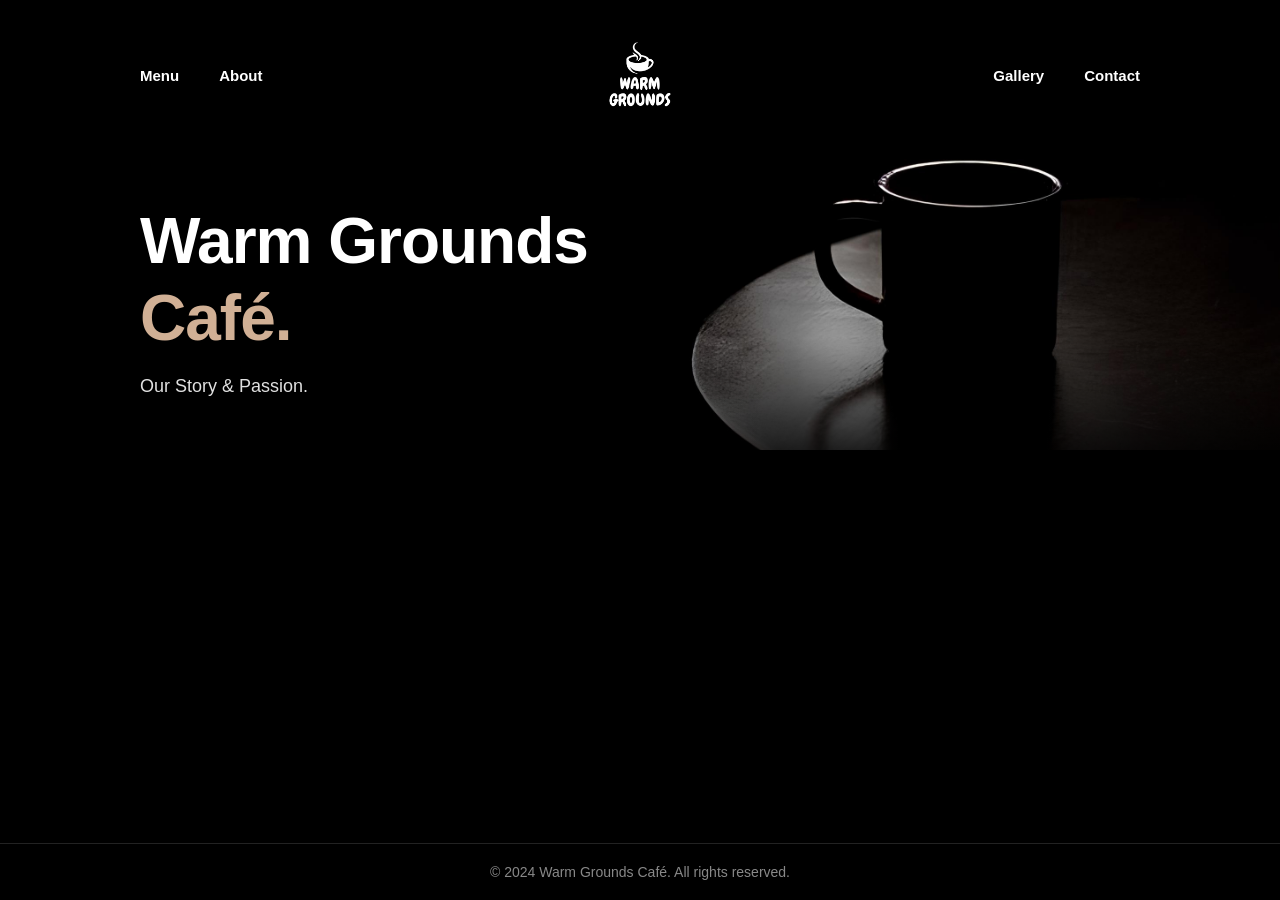
<file: about.html>
<!DOCTYPE html>
<html lang="en">

<head>
    <meta charset="UTF-8">
    <meta name="viewport" content="width=device-width, initial-scale=1.0">

    <title>About</title>

    <link rel="stylesheet" href="styles.css">
</head>

<body>
    <div class="page-hero-wrapper">
        <nav class="navbar">
            <div class="nav-left">
                <a href="menu.html">Menu</a>
                <a href="about.html">About</a>
            </div>
            <div class="nav-center">
                <a href="index.html" class="logo">
                    <img src="assets/logo.png" alt="Warm Grounds Logo" class="logo-img">
                </a>
            </div>
            <div class="nav-right">
                <a href="gallery.html">Gallery</a>
                <a href="contact.html">Contact</a>
            </div>
        </nav>
        <section class="page-hero">
            <div class="hero-content">
                <h1>Warm Grounds<br><span style="color: #d1b095;">Café.</span></h1>
                <p style="margin-bottom: 0;">Our Story & Passion.</p>
            </div>
        </section>
    </div>

    <footer class="footer">
        <p>&copy; 2024 Warm Grounds Café. All rights reserved.</p>
    </footer>
</body>

</html>
</file>
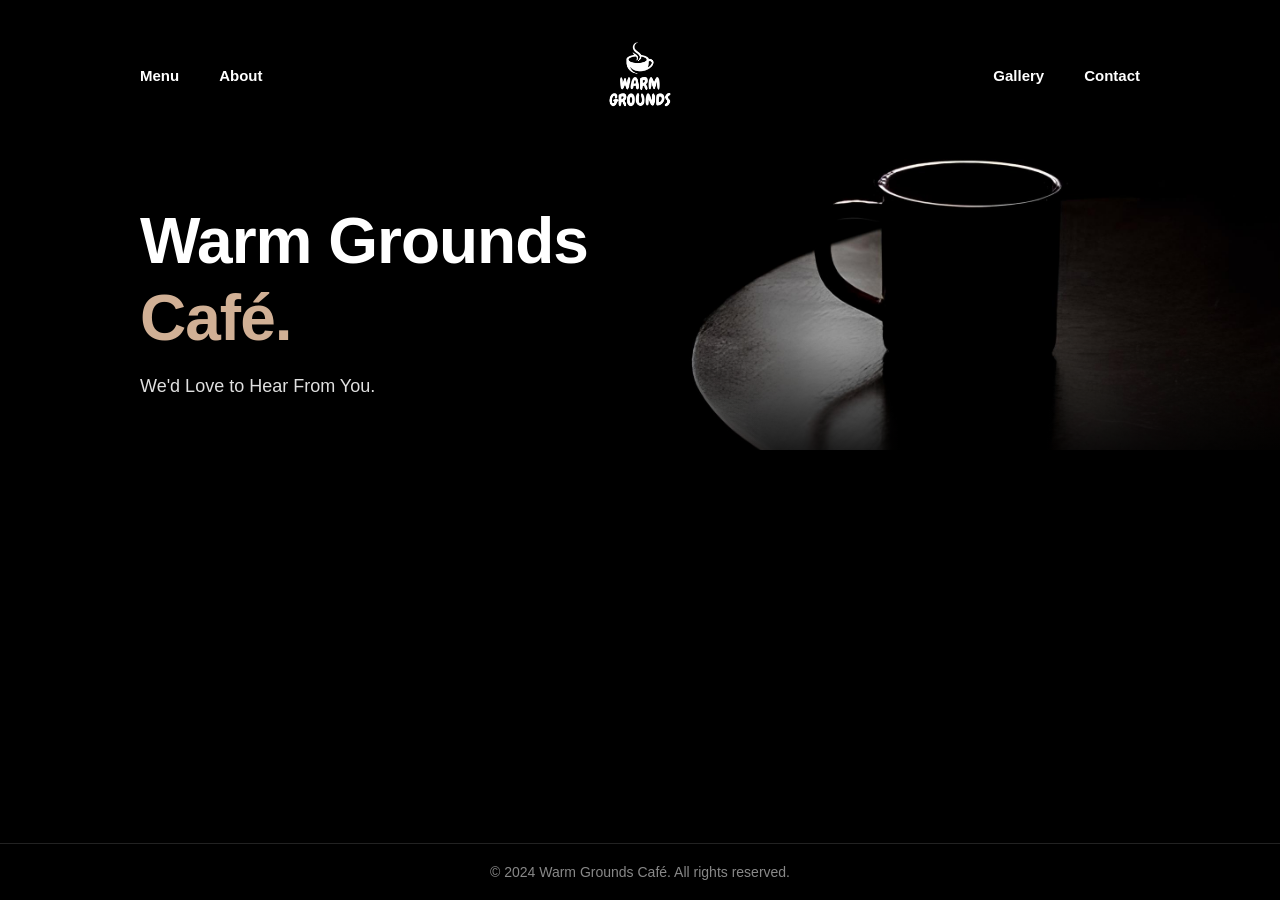
<file: contact.html>
<!DOCTYPE html>
<html lang="en">

<head>
    <meta charset="UTF-8">
    <meta name="viewport" content="width=device-width, initial-scale=1.0">

    <title>Contact</title>

    <link rel="stylesheet" href="styles.css">
</head>

<body>
    <div class="page-hero-wrapper">
        <nav class="navbar">
            <div class="nav-left">
                <a href="menu.html">Menu</a>
                <a href="about.html">About</a>
            </div>
            <div class="nav-center">
                <a href="index.html" class="logo">
                    <img src="assets/logo.png" alt="Warm Grounds Logo" class="logo-img">
                </a>
            </div>
            <div class="nav-right">
                <a href="gallery.html">Gallery</a>
                <a href="contact.html">Contact</a>
            </div>
        </nav>
        <section class="page-hero">
            <div class="hero-content">
                <h1>Warm Grounds<br><span style="color: #d1b095;">Café.</span></h1>
                <p style="margin-bottom: 0;">We'd Love to Hear From You.</p>
            </div>
        </section>
    </div>

    <footer class="footer">
        <p>&copy; 2024 Warm Grounds Café. All rights reserved.</p>
    </footer>
</body>

</html>
</file>
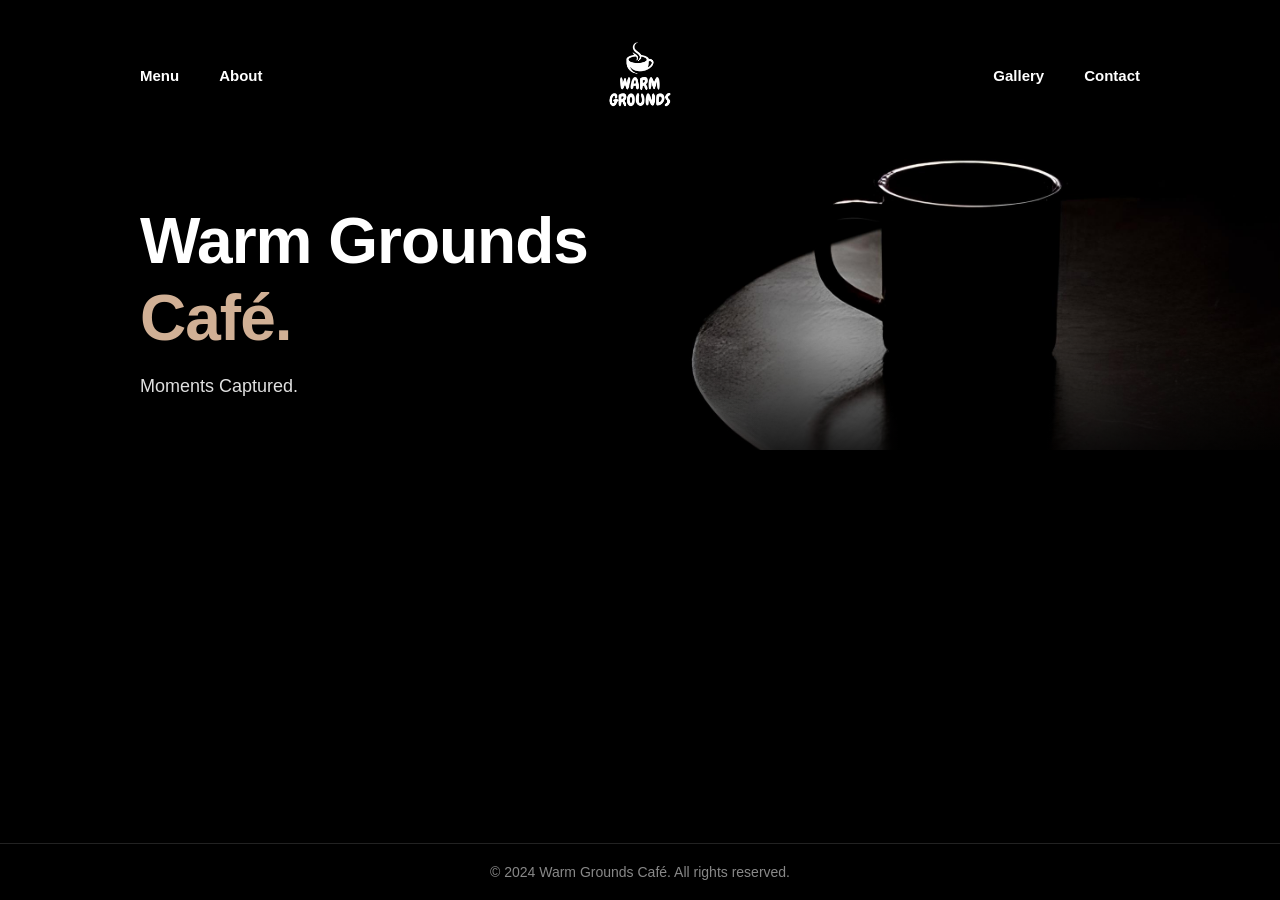
<file: gallery.html>
<!DOCTYPE html>
<html lang="en">

<head>
    <meta charset="UTF-8">
    <meta name="viewport" content="width=device-width, initial-scale=1.0">

    <title>Gallery</title>

    <link rel="stylesheet" href="styles.css">
</head>

<body>
    <div class="page-hero-wrapper">
        <nav class="navbar">
            <div class="nav-left">
                <a href="menu.html">Menu</a>
                <a href="about.html">About</a>
            </div>
            <div class="nav-center">
                <a href="index.html" class="logo">
                    <img src="assets/logo.png" alt="Warm Grounds Logo" class="logo-img">
                </a>
            </div>
            <div class="nav-right">
                <a href="gallery.html">Gallery</a>
                <a href="contact.html">Contact</a>
            </div>
        </nav>
        <section class="page-hero">
            <div class="hero-content">
                <h1>Warm Grounds<br><span style="color: #d1b095;">Café.</span></h1>
                <p style="margin-bottom: 0;">Moments Captured.</p>
            </div>
        </section>
    </div>

    <footer class="footer">
        <p>&copy; 2024 Warm Grounds Café. All rights reserved.</p>
    </footer>
</body>

</html>
</file>
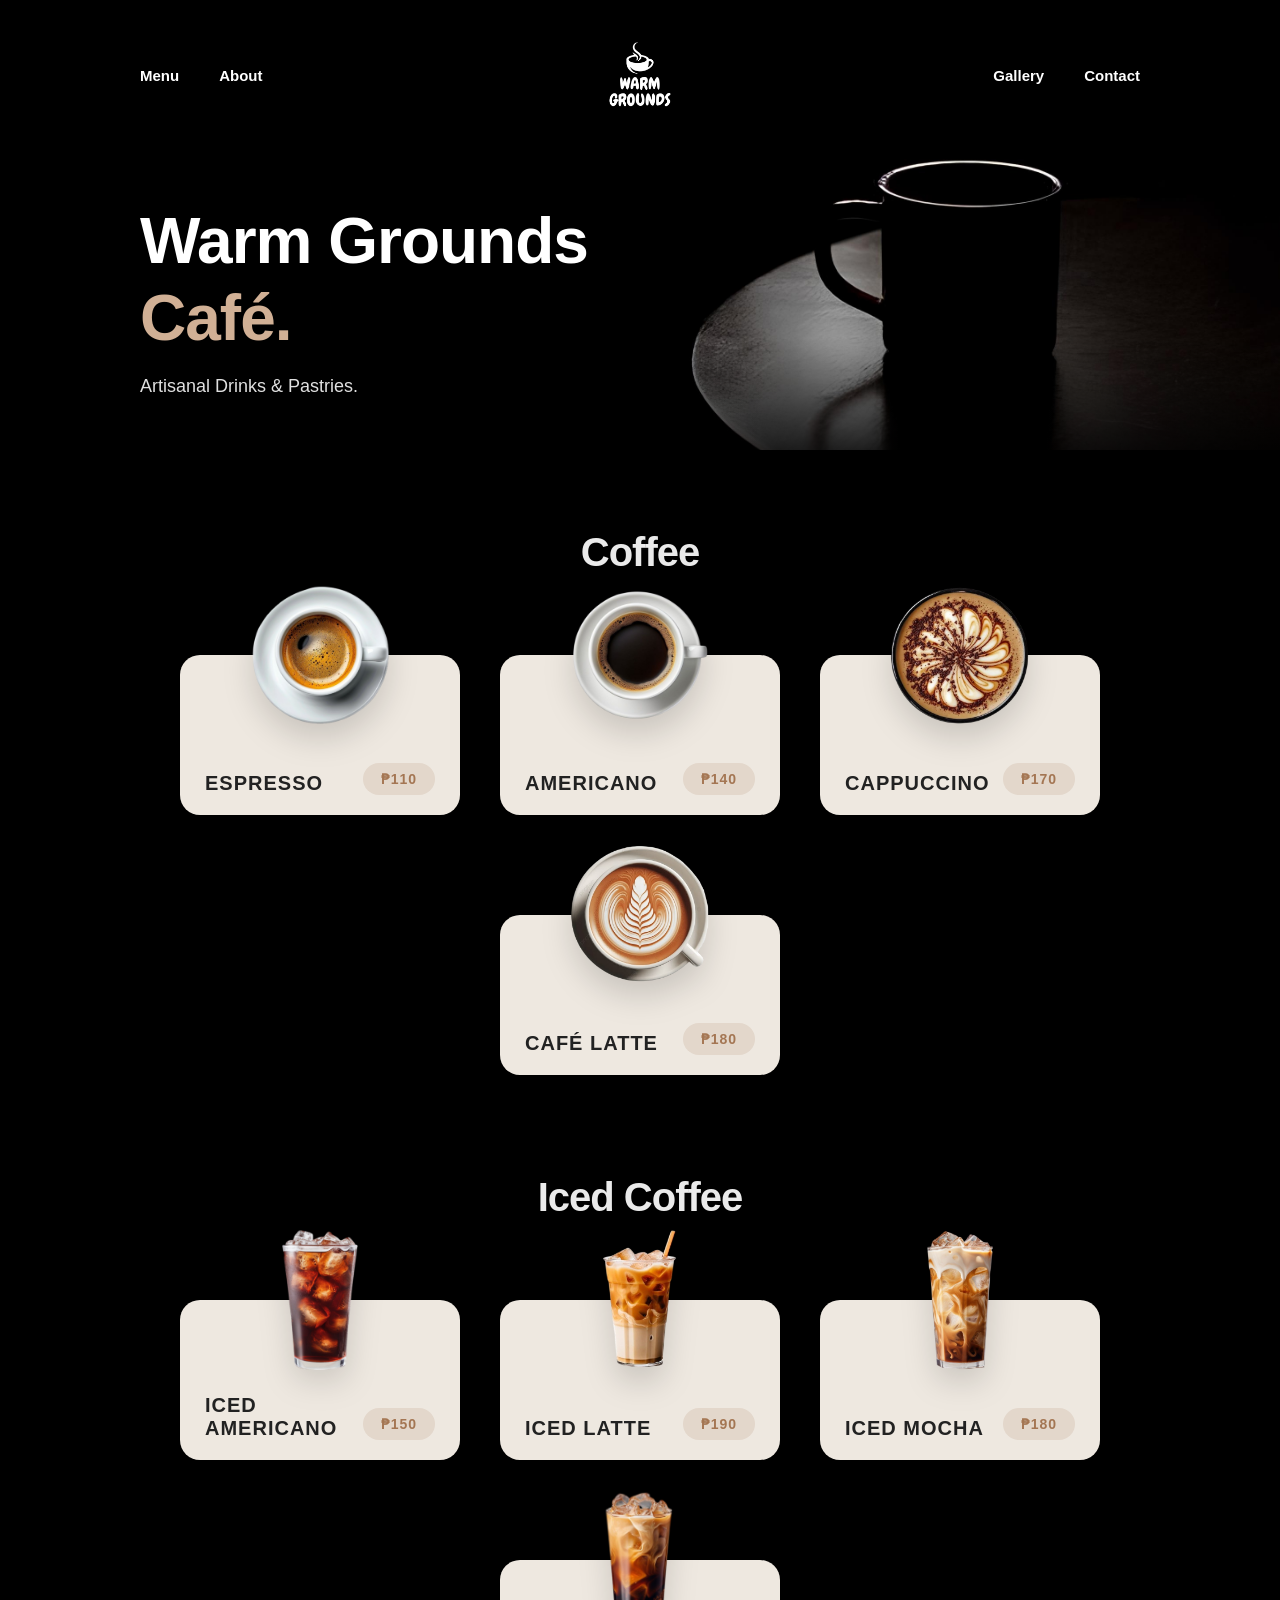
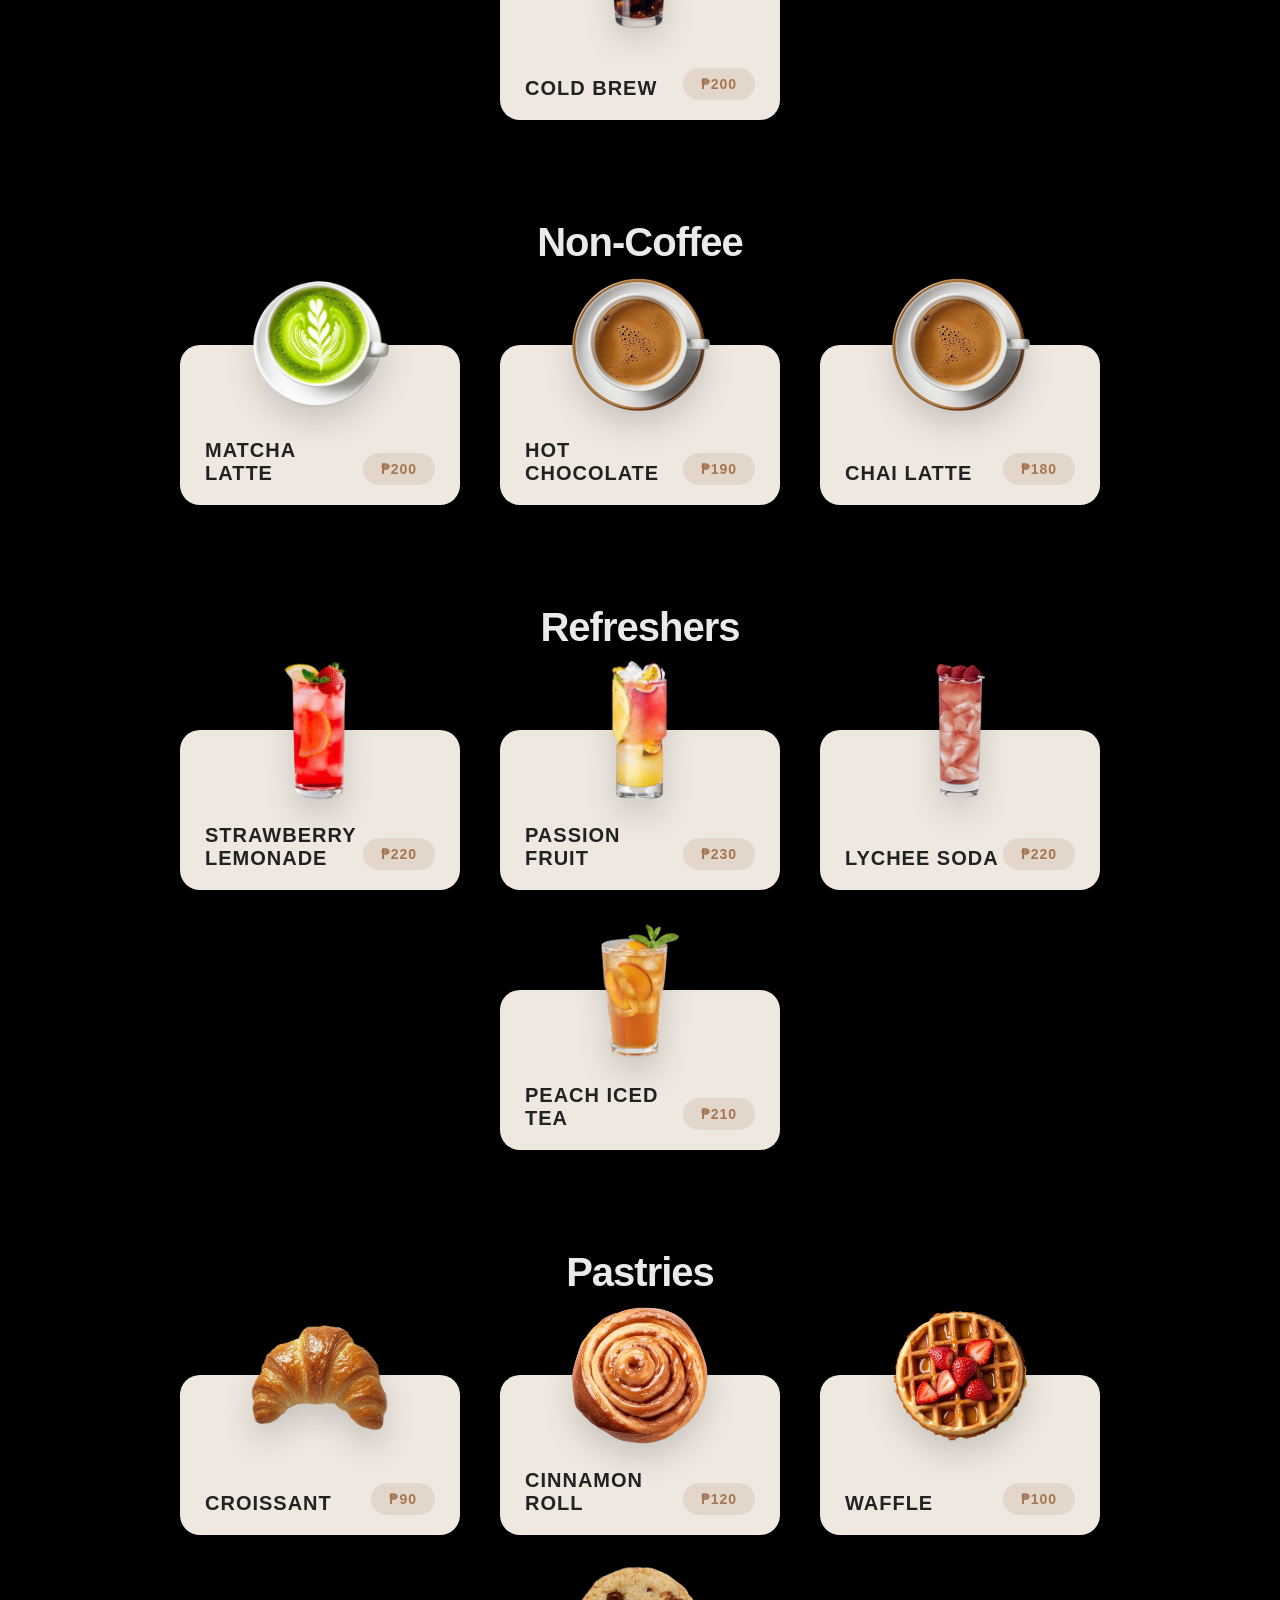
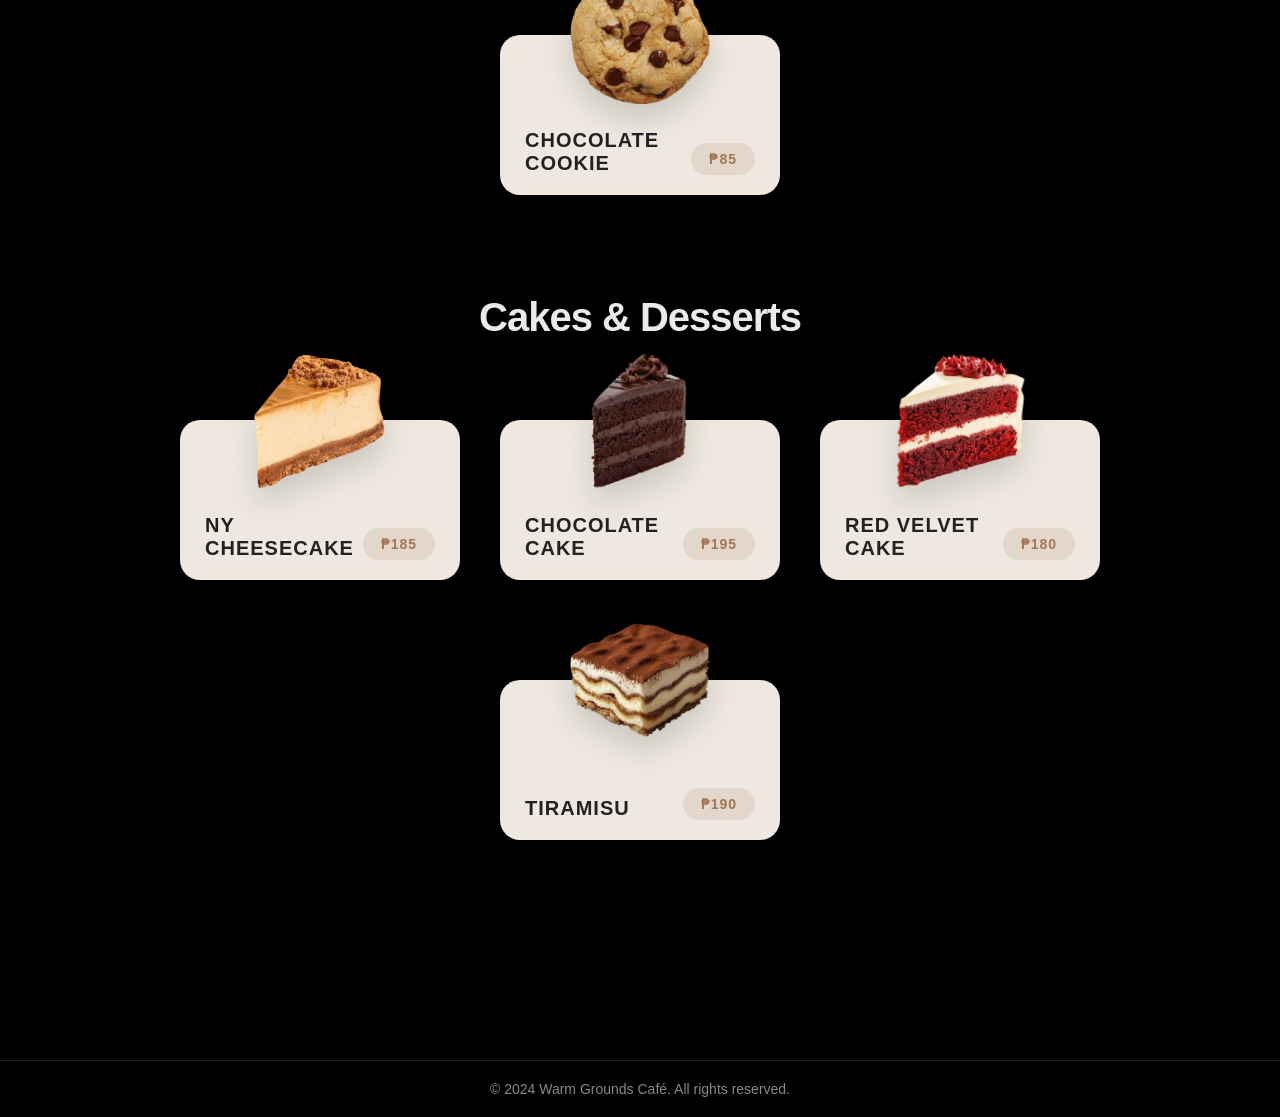
<file: menu.html>
<!DOCTYPE html>
<html lang="en">

<head>
    <meta charset="UTF-8">
    <meta name="viewport" content="width=device-width, initial-scale=1.0">

    <title>Menu</title>

    <link rel="stylesheet" href="styles.css">
</head>

<body>
    <div class="page-hero-wrapper">
        <nav class="navbar">
            <div class="nav-left">
                <a href="menu.html">Menu</a>
                <a href="about.html">About</a>
            </div>
            <div class="nav-center">
                <a href="index.html" class="logo">
                    <img src="assets/logo.png" alt="Warm Grounds Logo" class="logo-img">
                </a>
            </div>
            <div class="nav-right">
                <a href="gallery.html">Gallery</a>
                <a href="contact.html">Contact</a>
            </div>
        </nav>
        <section class="page-hero">
            <div class="hero-content">
                <h1>Warm Grounds<br><span style="color: #d1b095;">Café.</span></h1>
                <p style="margin-bottom: 0;">Artisanal Drinks & Pastries.</p>
            </div>
        </section>
    </div>

    <main class="menu-page-container">
        <!-- Coffee -->
        <section class="menu-category">
            <h2>Coffee</h2>
            <div class="menu-grid">
                <div class="menu-card">
                    <img src="assets/menu/espresso.png" alt="Espresso" class="menu-card-img">
                    <div class="menu-card-title">Espresso</div>
                    <div class="menu-card-price">₱110</div>
                </div>
                <div class="menu-card">
                    <img src="assets/menu/americano.png" alt="Americano" class="menu-card-img">
                    <div class="menu-card-title">Americano</div>
                    <div class="menu-card-price">₱140</div>
                </div>
                <div class="menu-card">
                    <img src="assets/menu/capuccino.png" alt="Cappuccino" class="menu-card-img">
                    <div class="menu-card-title">Cappuccino</div>
                    <div class="menu-card-price">₱170</div>
                </div>
                <div class="menu-card">
                    <img src="assets/menu/cafe-latte.png" alt="Café Latte" class="menu-card-img">
                    <div class="menu-card-title">Café Latte</div>
                    <div class="menu-card-price">₱180</div>
                </div>
            </div>
        </section>

        <!-- Iced Coffee -->
        <section class="menu-category">
            <h2>Iced Coffee</h2>
            <div class="menu-grid">
                <div class="menu-card">
                    <img src="assets/menu/iced-americano.png" alt="Iced Americano" class="menu-card-img">
                    <div class="menu-card-title">Iced Americano</div>
                    <div class="menu-card-price">₱150</div>
                </div>
                <div class="menu-card">
                    <img src="assets/menu/iced-latte.png" alt="Iced Latte" class="menu-card-img">
                    <div class="menu-card-title">Iced Latte</div>
                    <div class="menu-card-price">₱190</div>
                </div>
                <div class="menu-card">
                    <img src="assets/menu/iced-mocha.png" alt="Iced Mocha" class="menu-card-img">
                    <div class="menu-card-title">Iced Mocha</div>
                    <div class="menu-card-price">₱180</div>
                </div>
                <div class="menu-card">
                    <img src="assets/menu/cold-brew.png" alt="Cold Brew" class="menu-card-img">
                    <div class="menu-card-title">Cold Brew</div>
                    <div class="menu-card-price">₱200</div>
                </div>
            </div>
        </section>

        <!-- Non-Coffee -->
        <section class="menu-category">
            <h2>Non-Coffee</h2>
            <div class="menu-grid">
                <div class="menu-card">
                    <img src="assets/menu/matcha-latte.png" alt="Matcha Latte" class="menu-card-img">
                    <div class="menu-card-title">Matcha Latte</div>
                    <div class="menu-card-price">₱200</div>
                </div>
                <div class="menu-card">
                    <img src="assets/menu/chai-latte.png" alt="Hot Chocolate" class="menu-card-img">
                    <div class="menu-card-title">Hot Chocolate</div>
                    <div class="menu-card-price">₱190</div>
                </div>
                <div class="menu-card">
                    <img src="assets/menu/chai-latte.png" alt="Chai Latte" class="menu-card-img">
                    <div class="menu-card-title">Chai Latte</div>
                    <div class="menu-card-price">₱180</div>
                </div>
            </div>
        </section>

        <!-- Refreshers -->
        <section class="menu-category">
            <h2>Refreshers</h2>
            <div class="menu-grid">
                <div class="menu-card">
                    <img src="assets/menu/strawberry-lemonade.png" alt="Strawberry Lemonade" class="menu-card-img">
                    <div class="menu-card-title">Strawberry Lemonade</div>
                    <div class="menu-card-price">₱220</div>
                </div>
                <div class="menu-card">
                    <img src="assets/menu/passion-fruit.png" alt="Passion Fruit Sparkler" class="menu-card-img">
                    <div class="menu-card-title">Passion Fruit</div>
                    <div class="menu-card-price">₱230</div>
                </div>
                <div class="menu-card">
                    <img src="assets/menu/lychee-soda.png" alt="Lychee Soda" class="menu-card-img">
                    <div class="menu-card-title">Lychee Soda</div>
                    <div class="menu-card-price">₱220</div>
                </div>
                <div class="menu-card">
                    <img src="assets/menu/peach-iced-tea.png" alt="Peach Iced Tea" class="menu-card-img">
                    <div class="menu-card-title">Peach Iced Tea</div>
                    <div class="menu-card-price">₱210</div>
                </div>
            </div>
        </section>

        <!-- Pastries -->
        <section class="menu-category">
            <h2>Pastries</h2>
            <div class="menu-grid">
                <div class="menu-card">
                    <img src="assets/menu/croissant.png" alt="Croissant" class="menu-card-img">
                    <div class="menu-card-title">Croissant</div>
                    <div class="menu-card-price">₱90</div>
                </div>
                <div class="menu-card">
                    <img src="assets/menu/cinnamon.png" alt="Cinnamon Roll" class="menu-card-img">
                    <div class="menu-card-title">Cinnamon Roll</div>
                    <div class="menu-card-price">₱120</div>
                </div>
                <div class="menu-card">
                    <img src="assets/menu/waffle.png" alt="Waffle" class="menu-card-img">
                    <div class="menu-card-title">Waffle</div>
                    <div class="menu-card-price">₱100</div>
                </div>
                <div class="menu-card">
                    <img src="assets/menu/cookies.png" alt="Chocolate Cookie" class="menu-card-img">
                    <div class="menu-card-title">Chocolate Cookie</div>
                    <div class="menu-card-price">₱85</div>
                </div>
            </div>
        </section>

        <!-- Cakes & Desserts -->
        <section class="menu-category">
            <h2>Cakes & Desserts</h2>
            <div class="menu-grid">
                <div class="menu-card">
                    <img src="assets/menu/new-york-cheesecake.png" alt="New York Cheesecake" class="menu-card-img">
                    <div class="menu-card-title">NY Cheesecake</div>
                    <div class="menu-card-price">₱185</div>
                </div>
                <div class="menu-card">
                    <img src="assets/menu/chocolate-cake.png" alt="Chocolate Cake" class="menu-card-img">
                    <div class="menu-card-title">Chocolate Cake</div>
                    <div class="menu-card-price">₱195</div>
                </div>
                <div class="menu-card">
                    <img src="assets/menu/red-velvet-cake.png" alt="Red Velvet Cake" class="menu-card-img">
                    <div class="menu-card-title">Red Velvet Cake</div>
                    <div class="menu-card-price">₱180</div>
                </div>
                <div class="menu-card">
                    <img src="assets/menu/tiramisu.png" alt="Tiramisu" class="menu-card-img">
                    <div class="menu-card-title">Tiramisu</div>
                    <div class="menu-card-price">₱190</div>
                </div>
            </div>
        </section>
    </main>

    <footer class="footer">
        <p>&copy; 2024 Warm Grounds Café. All rights reserved.</p>
    </footer>
</body>

</html>
</file>
<file: styles.css>
* {
    margin: 0;
    padding: 0;
    box-sizing: border-box;
}

body {
    background-color: #000;
    min-height: 100vh;
    display: flex;
    flex-direction: column;
    font-family: 'Inter', sans-serif;
}

/* ------------------------ NAVBAR ------------------------ */
.navbar {
    display: grid;
    grid-template-columns: 1fr auto 1fr;
    align-items: center;
    padding: 40px 140px;
    width: 100%;
}

.nav-left {
    display: flex;
    justify-content: flex-start;
    gap: 40px;
}

.nav-right {
    display: flex;
    justify-content: flex-end;
    gap: 40px;
}

.navbar a:not(.logo) {
    color: #ffffff;
    text-decoration: none;
    font-weight: 700;
    font-size: 15px;
}

.logo {
    display: flex;
    flex-direction: column;
    align-items: center;
    text-decoration: none;
    color: white;
    gap: 5px;
}

.logo-img {
    height: 70px;
    width: auto;
    object-fit: contain;
}

/* ------------------------ HERO SECTION ------------------------ */
.hero-wrapper {
    background-image:
        linear-gradient(to right, rgba(0, 0, 0, 0.8) 0%, rgba(0, 0, 0, 0.4) 30%, rgba(0, 0, 0, 0) 60%),
        linear-gradient(to bottom, rgba(0, 0, 0, 0.8) 0%, rgba(0, 0, 0, 0) 15%),
        linear-gradient(to top, rgba(0, 0, 0, 0.8) 0%, rgba(0, 0, 0, 0) 25%),
        url('assets/background.jpeg');
    background-size: cover;
    background-position: right center;
    background-repeat: no-repeat;
    min-height: 100vh;
    display: flex;
    flex-direction: column;
    width: 100%;
}

.page-hero-wrapper {
    background-image:
        linear-gradient(to right, rgba(0, 0, 0, 0.8) 0%, rgba(0, 0, 0, 0.4) 30%, rgba(0, 0, 0, 0) 60%),
        linear-gradient(to bottom, rgba(0, 0, 0, 0.8) 0%, rgba(0, 0, 0, 0) 15%),
        linear-gradient(to top, rgba(0, 0, 0, 0.8) 0%, rgba(0, 0, 0, 0) 25%),
        url('assets/hero-bg.jpg');
    background-size: cover;
    background-position: center;
    background-repeat: no-repeat;
    min-height: 50vh;
    display: flex;
    flex-direction: column;
    width: 100%;
}

.hero {
    flex-grow: 1;
    display: flex;
    align-items: center;
    padding: 0 140px;
}

.page-hero {
    flex-grow: 1;
    display: flex;
    align-items: center;
    justify-content: flex-start;
    padding: 0 140px;
}

.page-hero h1 {
    font-size: 64px;
    font-weight: 800;
    line-height: 1.2;
    color: #ffffff;
    letter-spacing: -1px;
}

.hero-content {
    max-width: 600px;
    color: #ffffff;
}

.hero-content h1 {
    font-size: 64px;
    font-weight: 800;
    line-height: 1.2;
    margin-bottom: 20px;
    letter-spacing: -1px;
}

.hero-content p {
    font-size: 18px;
    margin-bottom: 60px;
    color: #e0e0e0;
}

.btn-primary {
    display: inline-block;
    background-color: transparent;
    color: #d1b095;
    padding: 14px 40px;
    border: 1px solid #d1b095;
    border-radius: 2px;
    text-decoration: none;
    font-weight: 400;
    font-size: 13px;
    letter-spacing: 3px;
    text-transform: uppercase;
    transition: all 0.4s ease;
}

.btn-primary:hover {
    background-color: #d1b095;
    color: #000;
}

/* ------------------------ ABOUT INTRO SECTION ------------------------ */
.about-intro {
    background-color: #000;
    padding: 120px 80px;
    display: flex;
    justify-content: center;
}

.about-container {
    display: flex;
    gap: 80px;
    max-width: 1400px;
    width: 100%;
    align-items: center;
}

.about-grid {
    flex: 1;
    display: grid;
    grid-template-columns: 1fr 1fr;
    gap: 20px;
}

.grid-item {
    border-radius: 20px;
    overflow: hidden;
    aspect-ratio: 1 / 1;
    display: flex;
    flex-direction: column;
    justify-content: center;
    align-items: center;
    text-align: center;
    padding: 20px;
}

.grid-item.photo {
    padding: 0;
}

.grid-item.photo img {
    width: 100%;
    height: 100%;
    object-fit: cover;
}

.stat-primary {
    background-color: #d1b095;
    color: #15110e;
}

.stat-secondary {
    background-color: #15110e;
    color: #d1b095;
}

.stat-primary h3,
.stat-secondary h3 {
    font-size: 48px;
    font-weight: 800;
    margin-bottom: 10px;
}

.stat-primary p,
.stat-secondary p {
    font-size: 14px;
    font-weight: 600;
    line-height: 1.4;
}

.about-content {
    flex: 1;
    display: flex;
    flex-direction: column;
    justify-content: center;
    padding-right: 40px;
}

.about-content h2 {
    color: #eaeaea;
    font-size: 48px;
    font-weight: 800;
    margin-bottom: 35px;
    line-height: 1.1;
    letter-spacing: -1px;
}

.about-content p {
    color: #a39f9b;
    font-size: 18px;
    line-height: 1.8;
    margin-bottom: 35px;
}

.btn-secondary {
    display: inline-block;
    background-color: #d1b095;
    color: #15110e;
    padding: 14px 28px;
    border-radius: 30px;
    text-decoration: none;
    font-weight: 600;
    font-size: 14px;
    transition: all 0.4s ease;
    align-self: flex-start;
}

.btn-secondary:hover {
    background-color: #e5c3a6;
    transform: translateY(-2px);
}

/* ------------------------ POPULAR DRINKS SECTION ------------------------ */
.popular-drinks {
    background-color: #000;
    padding: 100px 80px;
    display: flex;
    flex-direction: column;
    align-items: center;
    gap: 60px;
    color: #eaeaea;
}

.section-title {
    font-size: 48px;
    font-weight: 800;
    letter-spacing: -1px;
    text-align: center;
    color: #eaeaea;
}


.drinks-grid {
    display: flex;
    gap: 50px;
    justify-content: center;
    flex-wrap: wrap;
}

.drink-card {
    background-color: #eee8e0;
    color: #000;
    border-radius: 20px;
    padding: 100px 30px 40px 30px;
    position: relative;
    text-align: center;
    display: flex;
    flex-direction: column;
    justify-content: space-between;
    width: 320px;
    min-height: 440px;
    box-shadow: 0 15px 35px rgba(0, 0, 0, 0.4);
    margin-top: 80px;
    transition: transform 0.4s ease;
}

.drink-card:hover {
    transform: translateY(-10px);
}

.drink-info {
    flex-grow: 1;
    display: flex;
    flex-direction: column;
}

.drink-img {
    width: 160px;
    height: 160px;
    border-radius: 50%;
    object-fit: cover;
    position: absolute;
    top: -80px;
    left: 50%;
    transform: translateX(-50%);
    box-shadow: 0 15px 25px rgba(0, 0, 0, 0.15);
}

.drink-card h3 {
    font-size: 24px;
    font-weight: 700;
    margin-bottom: 8px;
    color: #222;
    text-transform: uppercase;
    letter-spacing: 2px;
}

.drink-price {
    font-size: 18px;
    font-weight: 600;
    color: #a47653;
    margin-bottom: 20px;
}

.drink-desc {
    font-size: 14px;
    color: #555;
    line-height: 1.7;
    margin-bottom: 25px;
}

.drink-tags {
    display: flex;
    justify-content: center;
    gap: 12px;
    margin-top: auto;
}

.drink-tags .tag {
    background-color: rgba(164, 118, 83, 0.15);
    color: #a47653;
    padding: 6px 14px;
    border-radius: 20px;
    font-size: 11px;
    font-weight: 700;
    letter-spacing: 1px;
    text-transform: uppercase;
}

.btn-card {
    display: inline-block;
    padding: 14px 0;
    width: 100%;
    border: 1px solid #2b1810;
    background-color: transparent;
    color: #2b1810;
    text-transform: uppercase;
    letter-spacing: 2px;
    font-size: 13px;
    font-weight: 600;
    text-decoration: none;
    border-radius: 4px;
    transition: all 0.3s ease;
}

.btn-card:hover {
    background-color: #2b1810;
    color: #fff;
}

/* ------------------------ GALLERY SECTION ------------------------ */
.gallery-preview {
    background-color: #000;
    padding: 100px 80px;
    display: flex;
    flex-direction: column;
    align-items: center;
    gap: 40px;
}

.gallery-preview .gallery-container {
    display: flex;
    flex-direction: column;
    gap: 15px;
    max-width: 1400px;
    width: 100%;
}

.gallery-row {
    display: flex;
    gap: 15px;
    height: 300px;
}

.gallery-item {
    position: relative;
    border-radius: 4px;
    overflow: hidden;
    cursor: pointer;
}

.gallery-item img {
    width: 100%;
    height: 100%;
    object-fit: cover;
    display: block;
    transition: transform 0.5s ease;
}

.gallery-item:hover img {
    transform: scale(1.05);
}

.gallery-overlay {
    position: absolute;
    bottom: 0;
    left: 0;
    width: 100%;
    height: 50%;
    background: linear-gradient(to top, rgba(21, 17, 14, 0.9), transparent);
    display: flex;
    align-items: flex-end;
    padding: 20px;
}

.gallery-overlay h3 {
    color: #fff;
    font-size: 18px;
    font-weight: 600;
    margin: 0;
}

.gallery-row.top .gallery-item:nth-child(1) {
    flex: 2;
}

.gallery-row.top .gallery-item:nth-child(2) {
    flex: 3;
}

.gallery-row.top .gallery-item:nth-child(3) {
    flex: 2;
}

.gallery-row.bottom .gallery-item:nth-child(1) {
    flex: 3;
}

.gallery-row.bottom .gallery-item:nth-child(2) {
    flex: 2;
}

.gallery-row.bottom .gallery-item:nth-child(3) {
    flex: 2;
}

/* ------------------------ REVIEWS SECTION ------------------------ */
.reviews-section {
    background-color: #000;
    padding: 120px 80px 180px;
    display: flex;
    flex-direction: column;
    align-items: center;
    gap: 50px;
}

.reviews-container {
    display: flex;
    gap: 30px;
    max-width: 1400px;
    width: 100%;
    justify-content: center;
}

.review-card {
    background-color: #15110e;
    border-radius: 20px;
    padding: 40px;
    display: flex;
    gap: 20px;
    flex: 1;
    box-shadow: 0 10px 30px rgba(0, 0, 0, 0.5);
}

.quote-icon {
    font-size: 60px;
    color: #d1b095;
    font-family: Georgia, serif;
    line-height: 1;
    margin-top: -10px;
}

.review-content {
    display: flex;
    flex-direction: column;
}

.review-text {
    color: #a39f9b;
    font-size: 15px;
    line-height: 1.6;
    margin-bottom: 20px;
}

.review-author {
    color: #eaeaea;
    font-size: 14px;
    font-weight: 700;
    margin-bottom: 10px;
}

.review-stars {
    color: #d1b095;
    font-size: 16px;
    letter-spacing: 2px;
}

/* ------------------------ CTA SECTION ------------------------ */
.cta-section {
    background-color: #000;
    padding: 0 80px 100px 80px;
    display: flex;
    justify-content: center;
}

.cta-container {
    background-color: #15110e;
    border-radius: 20px;
    display: flex;
    max-width: 1400px;
    width: 100%;
    height: 320px;
    overflow: hidden;
    position: relative;
    box-shadow: 0 10px 30px rgba(0, 0, 0, 0.5);
}

.cta-content {
    flex: 1;
    padding: 35px 40px 35px 50px;
    display: flex;
    flex-direction: column;
    justify-content: center;
    z-index: 2;
}

.cta-content h2 {
    color: #d1b095;
    font-size: 28px;
    font-weight: 800;
    margin-bottom: 12px;
    line-height: 1.2;
}

.cta-content p {
    color: #a39f9b;
    font-size: 15px;
    line-height: 1.5;
    margin-bottom: 20px;
    max-width: 400px;
}

.cta-content .btn-secondary {
    align-self: flex-start;
}

.cta-image {
    flex: 1.5;
    position: relative;
}

.cta-image img {
    width: 100%;
    height: 100%;
    object-fit: cover;
    display: block;
}

.cta-gradient {
    position: absolute;
    top: 0;
    left: 0;
    width: 150px;
    height: 100%;
    background: linear-gradient(to right, #15110e 10%, transparent 100%);
}

/* ------------------------ FOOTER ------------------------ */
.footer {
    text-align: center;
    padding: 20px;
    color: #888888;
    font-size: 14px;
    border-top: 1px solid #222222;
    margin-top: auto;
}

/* ------------------------ MENU PAGE ------------------------ */
.menu-page-container {
    background-color: #000;
    padding: 80px 140px 120px 140px;
}

.menu-category {
    margin-bottom: 100px;
}

.menu-category h2 {
    color: #eaeaea;
    font-size: 40px;
    margin-bottom: 80px;
    font-weight: 700;
    letter-spacing: -1px;
    text-align: center;
}

.menu-grid {
    display: flex;
    flex-wrap: wrap;
    justify-content: center;
    gap: 100px 40px;
}

.menu-card {
    width: 280px;
    background-color: #eee8e0;
    border-radius: 20px;
    position: relative;
    padding: 20px 25px;
    height: 160px;
    display: flex;
    justify-content: space-between;
    align-items: flex-end;
    box-shadow: 0 15px 35px rgba(0, 0, 0, 0.4);
    transition: transform 0.4s ease, box-shadow 0.4s ease;
}

.menu-card:hover {
    transform: translateY(-10px);
    box-shadow: 0 20px 40px rgba(0, 0, 0, 0.5);
}

.menu-card-img {
    position: absolute;
    top: -70px;
    left: 50%;
    transform: translateX(-50%);
    width: 140px;
    height: 140px;
    object-fit: contain;
    filter: drop-shadow(0 15px 15px rgba(0, 0, 0, 0.15));
    transition: transform 0.3s ease;
}

.menu-card:hover .menu-card-img {
    transform: translateX(-50%) scale(1.05);
}

.menu-card-title {
    color: #222;
    font-size: 20px;
    font-weight: 700;
    font-family: 'Inter', sans-serif;
    letter-spacing: 1px;
    text-transform: uppercase;
}

.menu-card-price {
    background-color: rgba(164, 118, 83, 0.15);
    color: #a47653;
    padding: 8px 18px;
    border-radius: 20px;
    font-size: 14px;
    font-weight: 700;
    font-family: 'Inter', sans-serif;
    letter-spacing: 1px;
}
</file>
